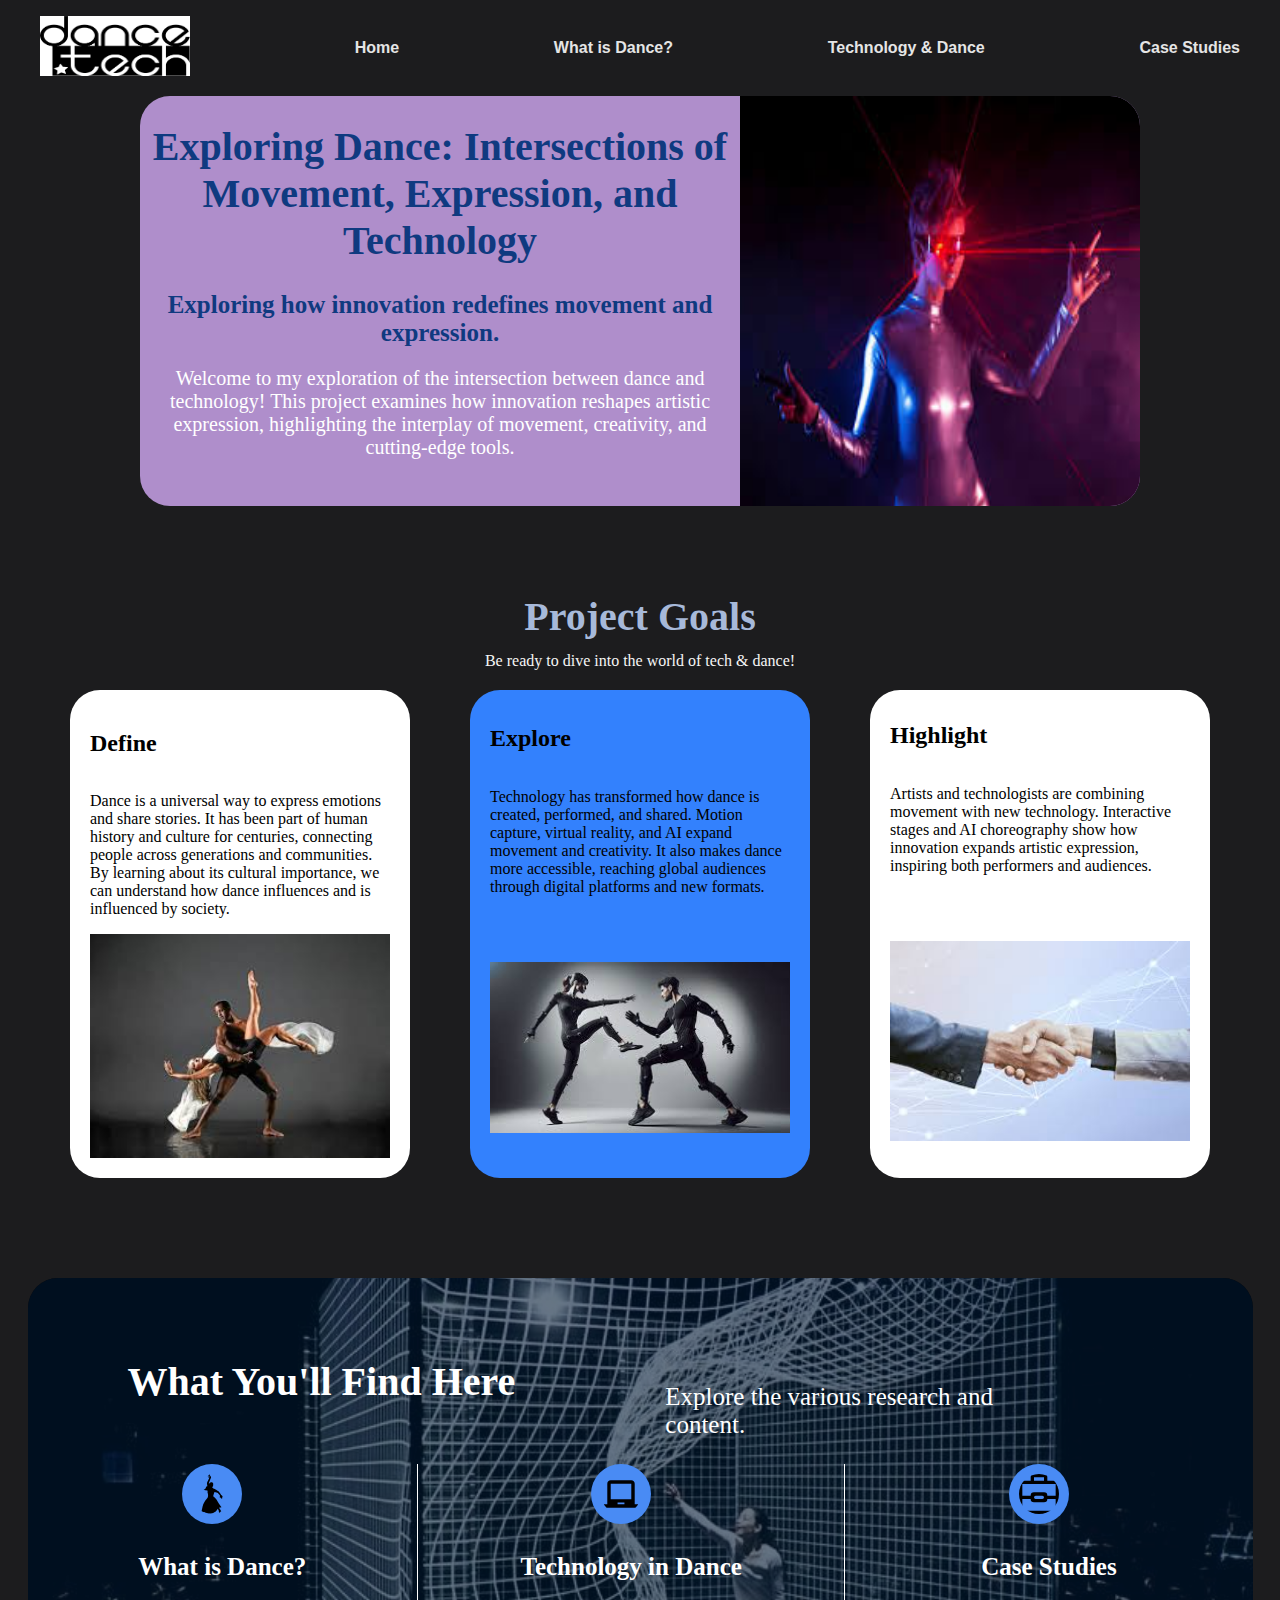
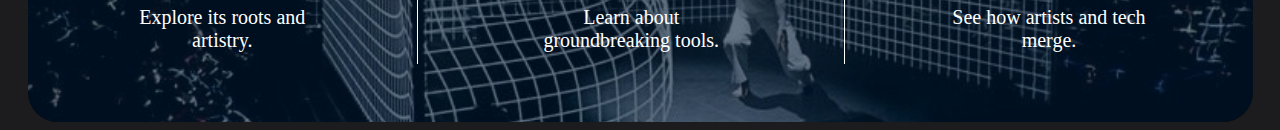
<file: index.html>
<!DOCTYPE html>
<html>
<head>
    <meta charset="UTF-8">
    <meta name="viewport" content="width=device-width, initial-scale=1.0">
    <link rel="stylesheet" href="style.css">

    <script src="scripts.js"></script>

    <title>Exploring Dance: Intersections of Movement, Expression, and Technology</title>
</head>
<body>
    <div class="navbar-container">
        <nav>
            <ul class="menu">
                <div class="logo">
                    <li><a><img src="./images/logo.png" alt="Website logo" width="150px" height="60px"></a>
                    </li>
                </div>
                <li class="hideOnMobile"><a href="./index.html">Home</a></li>
                <li class="hideOnMobile"><a href="./dance.html">What is Dance?</a></li>
                <li class="hideOnMobile"><a href="./tech-dance.html">Technology & Dance</a></li>
                <li class="hideOnMobile"><a href="./case-studies.html">Case Studies</a></li>

                <!-- Added the hamburger icon and the X icon buit have these as dispaly:none -->
                <div class="sideIcon">
                    <li onclick=showSidebar()><a href="#"></a><svg xmlns="http://www.w3.org/2000/svg" height="30px"
                            viewBox="0 -960 960 960" width="30px" fill="#5f6368">
                            <path d="M120-240v-80h720v80H120Zm0-200v-80h720v80H120Zm0-200v-80h720v80H120Z" />
                        </svg></li>
                </div>
                <div class="hideIcon">
                    <li onclick=hideSidebar()><a href="#"></a><svg xmlns="http://www.w3.org/2000/svg" height="30px"
                            viewBox="0 -960 960 960" width="30px" fill="#5f6368">
                            <path
                                d="m336-280 144-144 144 144 56-56-144-144 144-144-56-56-144 144-144-144-56 56 144 144-144 144 56 56ZM200-120q-33 0-56.5-23.5T120-200v-560q0-33 23.5-56.5T200-840h560q33 0 56.5 23.5T840-760v560q0 33-23.5 56.5T760-120H200Zm0-80h560v-560H200v560Zm0-560v560-560Z" />
                        </svg></li>
                </div>
            </ul>

            <!-- this is the sidebar for the hamburger icon -->
            <ul class="sidebar">
                <!-- Added hideOnBigScreen class to be able to hide it all when screen is larger -->
                <li class="hideOnBigScreen"><a href="./index.html">Home</a></li>
                <li class="hideOnBigScreen"><a href="./dance.html">What is Dance?</a></li>
                <li class="hideOnBigScreen"><a href="./tech-dance.html">Technology & Dance</a></li>
                <li class="hideOnBigScreen"><a href="./case-studies.html">Case Studies</a></li>
            </ul>
        </nav>
    </div>

    <div class="welcome-container">
        <div class="heading">
            <div class="main-title">
                <h1>Exploring Dance: Intersections of Movement, Expression, and Technology</h1>
            </div>
            <div class="sub-title">
                <h2>Exploring how innovation redefines movement and expression.</h2>
            </div>
            <div class="welcome-desc">
                <p>Welcome to my exploration of the intersection between dance and 
                    technology! This project examines how innovation reshapes artistic 
                    expression, highlighting the interplay of movement, creativity, and
                    cutting-edge tools.</p>
            </div>
        </div>
        <div class="image">
            <div class="desc-img">
                <img src="./images/tech-intro.jpg" alt="Picture of a person with tech gear">
            </div>
        </div>
    </div>

    <div class="project-goals-container">
        <div class="title">
            <h1>Project Goals</h1>
        </div>
        <div class="desc">
            <p>Be ready to dive into the world of tech & dance!</p>
        </div>
    </div>

    <div class="goals-container">
        <div class="define">
            <h2>Define</h2>
            <p>Dance is a universal way to express emotions and share 
                stories. It has been part of human history and culture 
                for centuries, connecting people across generations 
                and communities. By learning about its cultural 
                importance, we can understand how dance influences 
                and is influenced by society.</p>
            <img src="./images/define.jpg" alt="define dance image">
        </div>

        <div class="explore">
            <h2>Explore</h2>
            <p>Technology has transformed how dance is created, performed, 
                and shared. Motion capture, virtual reality, and AI expand 
                movement and creativity. It also makes dance more accessible,
                reaching global audiences through digital platforms and new formats.</p>
            <img src="./images/motioncapture.jpg" alt="motion capture image">
        </div>

        <div class="highlight">
            <h2>Highlight</h2>
            <p>Artists and technologists are combining movement with new technology.
                Interactive stages and AI choreography show how innovation expands 
                artistic expression, inspiring both performers and audiences.</p>
            <img src="./images/collaborations.jpg" alt="collaboration image">
        </div>
    </div>

    <div class="content-container">
        <div class="content">
            <p class="heading">What You'll Find Here</p>
            <p class="writing">Explore the various research and content.
            </p>
        </div>
        <div class="categories">
            <div class="dance-container">
                <div class="dance-pic">
                    <img src="./svg/dance.svg" alt="dance pic">
                </div>
                <div class="dance-title">
                    <p>What is Dance?</p>
                </div>
                <div class="dance-p">
                    <p>Explore its roots and artistry.</p>
                </div>
            </div>

            <div class="vl"></div>

            <div class="tech-container">
                <div class="tech-pic">
                    <img src="./svg/tech.svg" alt="tech pic">
                </div>
                <div class="tech-title">
                    <p>Technology in Dance</p>
                </div>
                <div class="tech-p">
                    <p>Learn about groundbreaking tools.</p>
                </div>
            </div>

            <div class="vl"></div>

            <div class="case-container">
                <div class="case-pic">
                    <img src="./svg/case.svg" alt="case pic">
                </div>
                <div class="case-title">
                    <p>Case Studies</p>
                </div>
                <div class="case-p">
                    <p>See how artists and tech merge.</p>
                </div>
            </div>


        </div>
    </div>
</body>
</html>
</file>
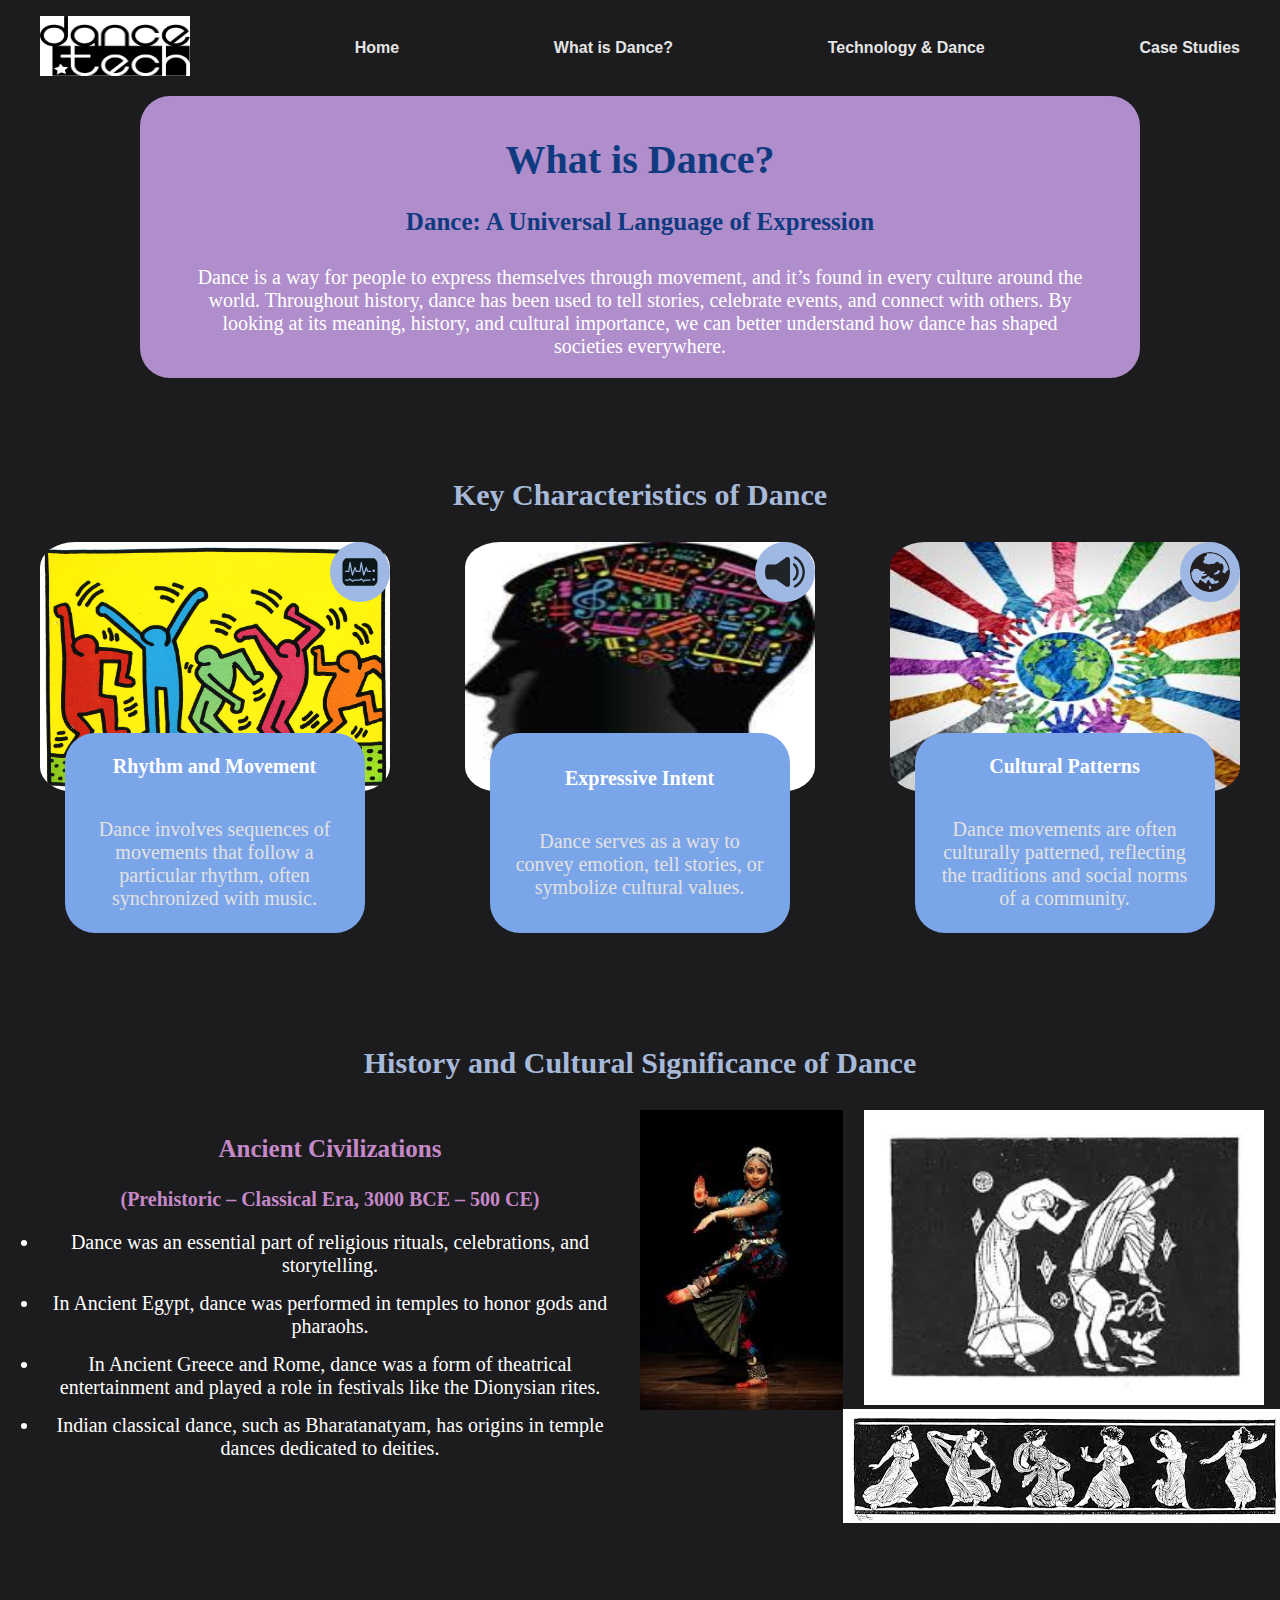
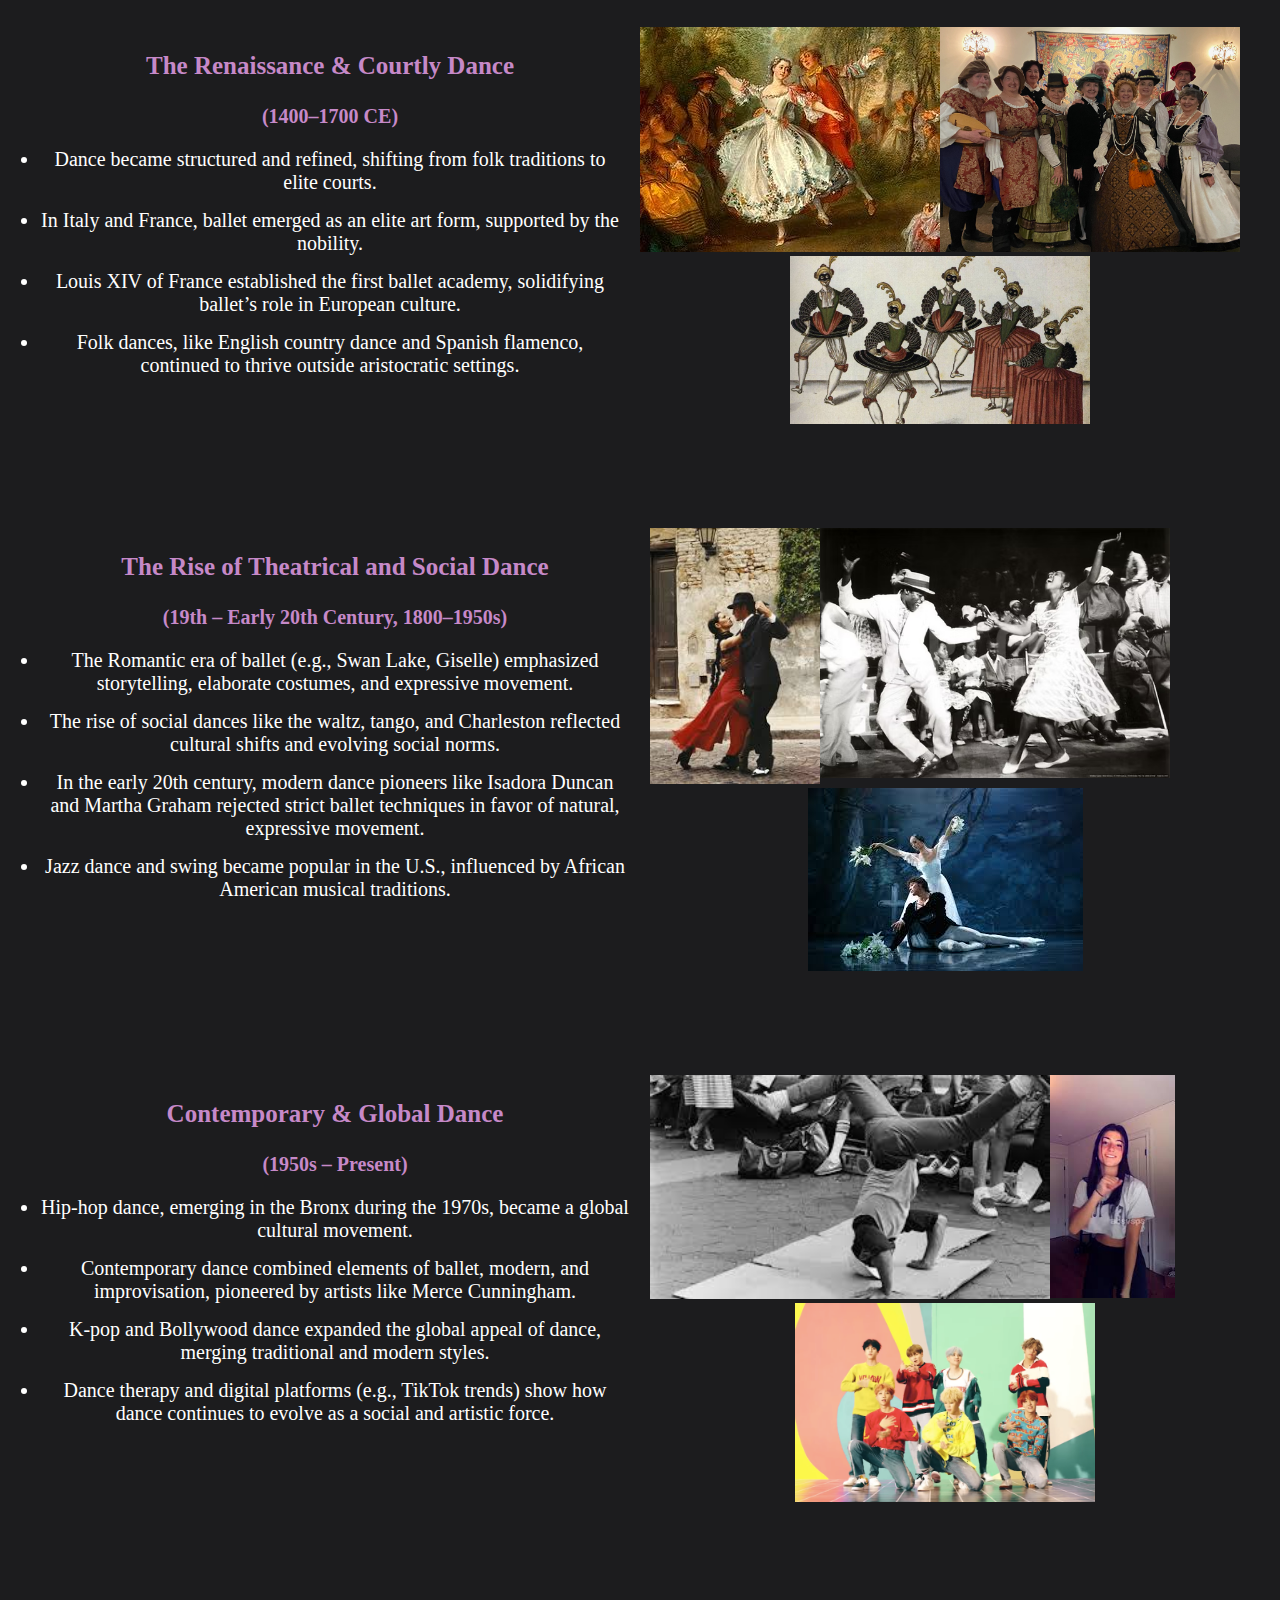
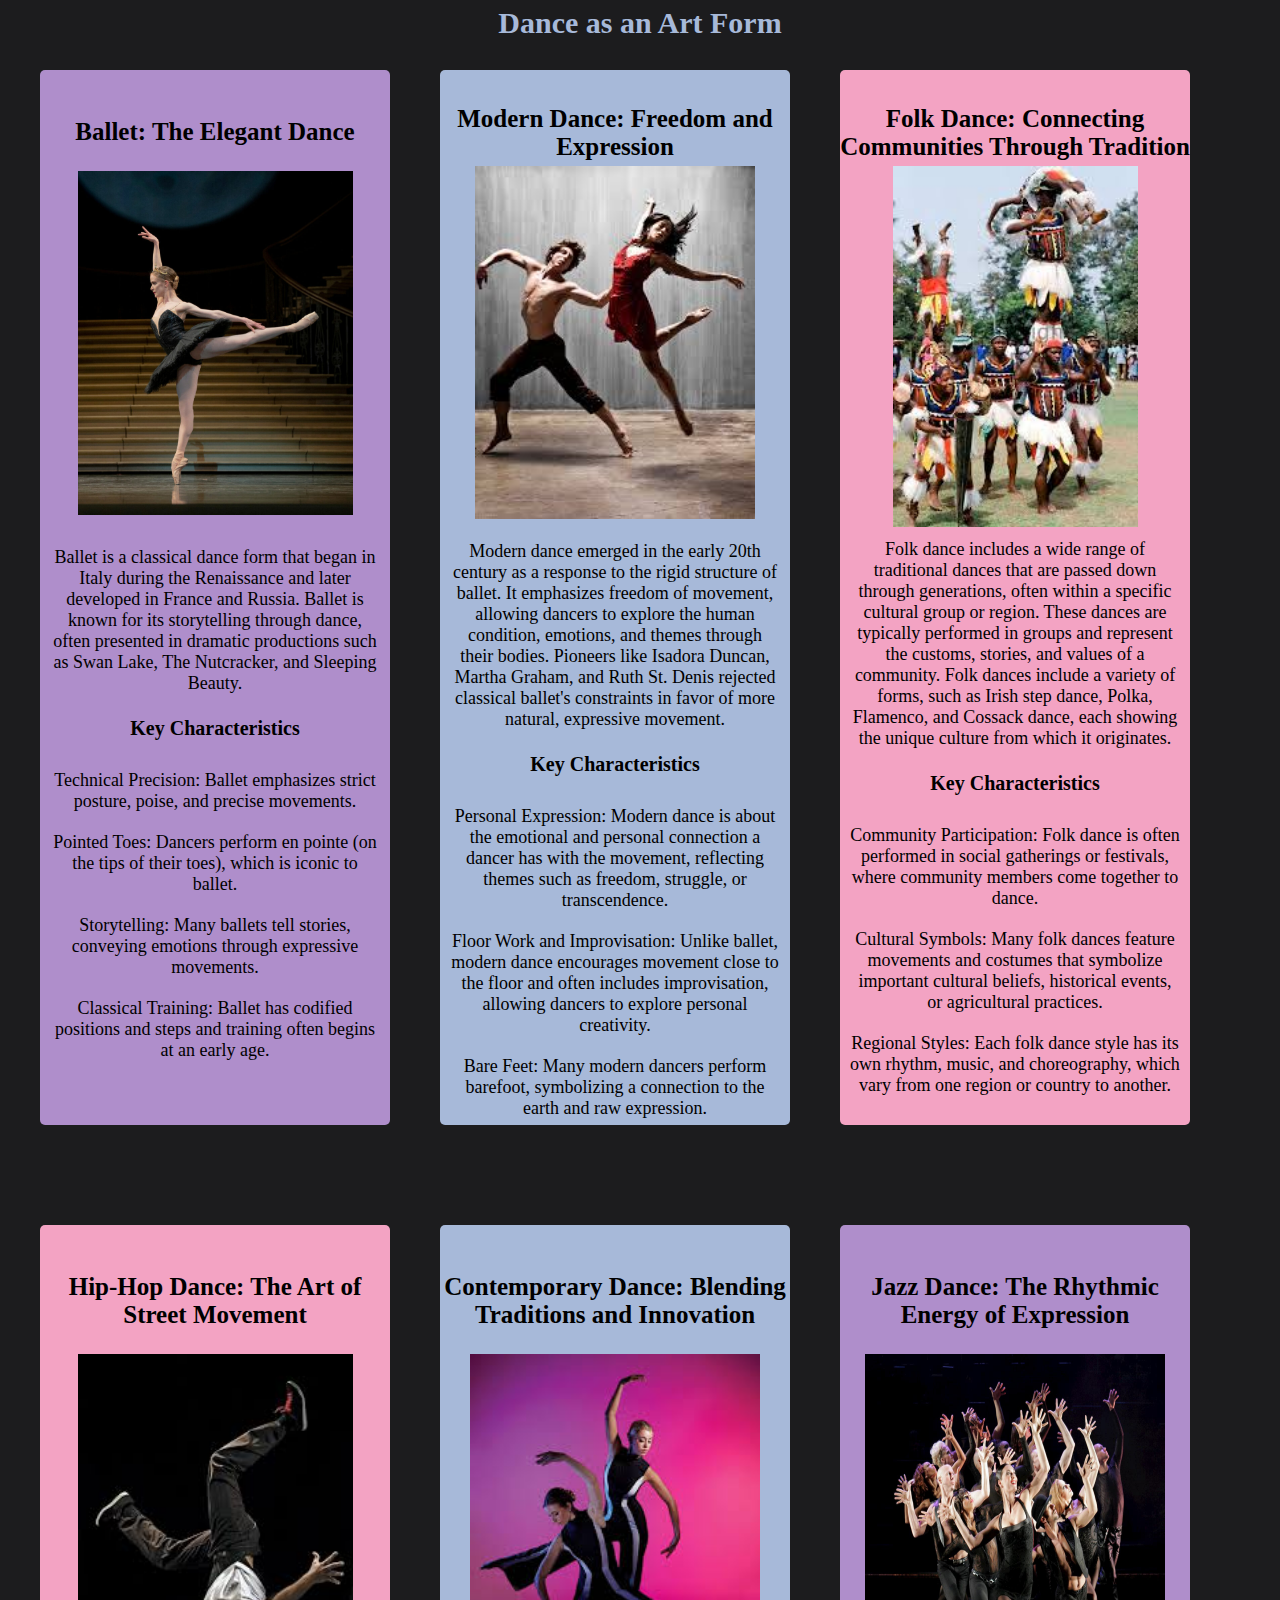
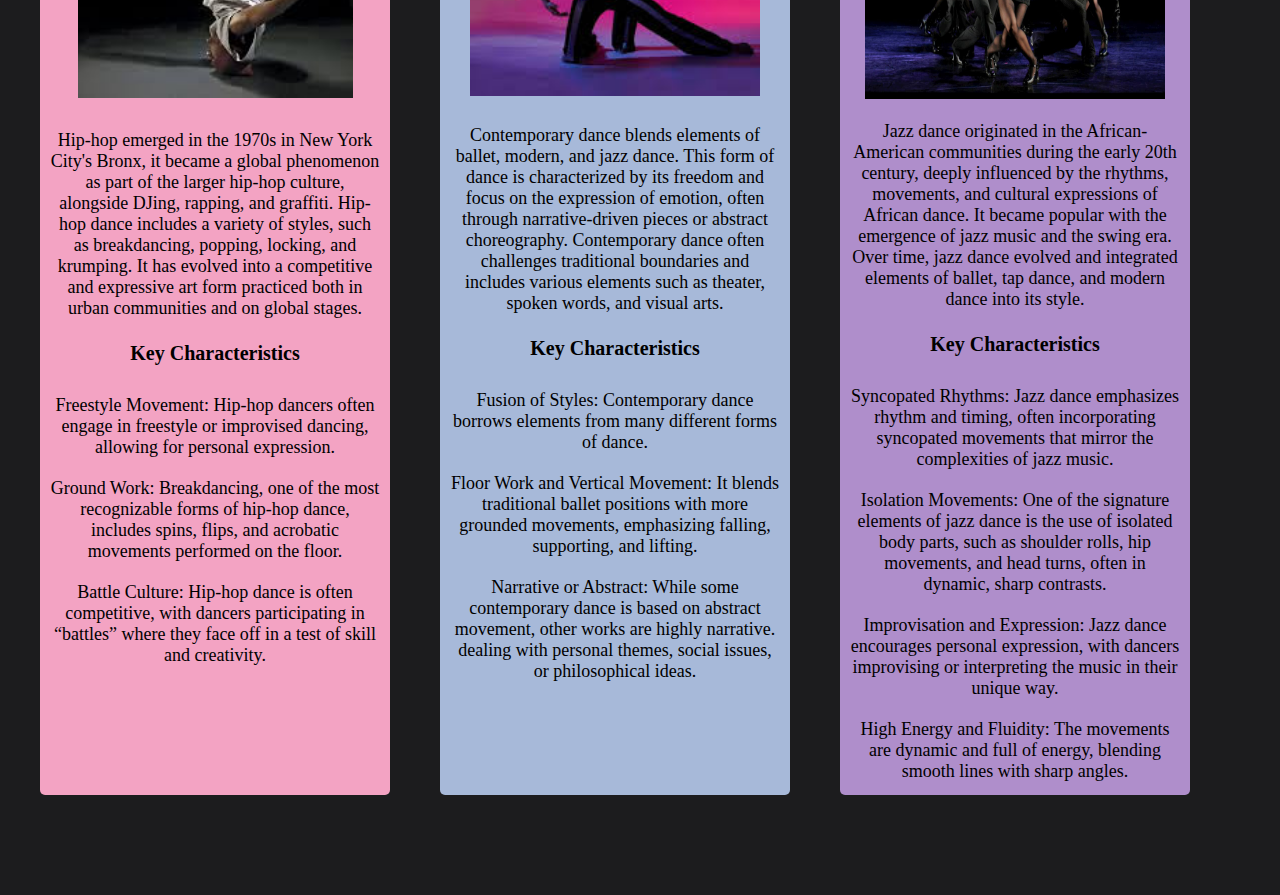
<file: dance.html>
<!DOCTYPE html>
<html lang="en">
<head>
    <meta charset="UTF-8">
    <meta name="viewport" content="width=device-width, initial-scale=1.0">
    <link rel="stylesheet" href="dance.css">

    <script src="scripts.js"></script>

    <title>What is Dance?</title>
</head>
<body>
    <div class="navbar-container">
        <nav>
            <ul class="menu">
                <div class="logo">
                    <li><a><img src="./images/logo.png" alt="Website logo" width="150px" height="60px"></a>
                    </li>
                </div>
                <li class="hideOnMobile"><a href="./index.html">Home</a></li>
                <li class="hideOnMobile"><a href="./dance.html">What is Dance?</a></li>
                <li class="hideOnMobile"><a href="./tech-dance.html">Technology & Dance</a></li>
                <li class="hideOnMobile"><a href="./case-studies.html">Case Studies</a></li>

                <!-- Added the hamburger icon and the X icon buit have these as dispaly:none -->
                <div class="sideIcon">
                    <li onclick=showSidebar()><a href="#"></a><svg xmlns="http://www.w3.org/2000/svg" height="30px"
                            viewBox="0 -960 960 960" width="30px" fill="#5f6368">
                            <path d="M120-240v-80h720v80H120Zm0-200v-80h720v80H120Zm0-200v-80h720v80H120Z" />
                        </svg></li>
                </div>
                <div class="hideIcon">
                    <li onclick=hideSidebar()><a href="#"></a><svg xmlns="http://www.w3.org/2000/svg" height="30px"
                            viewBox="0 -960 960 960" width="30px" fill="#5f6368">
                            <path
                                d="m336-280 144-144 144 144 56-56-144-144 144-144-56-56-144 144-144-144-56 56 144 144-144 144 56 56ZM200-120q-33 0-56.5-23.5T120-200v-560q0-33 23.5-56.5T200-840h560q33 0 56.5 23.5T840-760v560q0 33-23.5 56.5T760-120H200Zm0-80h560v-560H200v560Zm0-560v560-560Z" />
                        </svg></li>
                </div>
            </ul>

            <!-- this is the sidebar for the hamburger icon -->
            <ul class="sidebar">
                <!-- Added hideOnBigScreen class to be able to hide it all when screen is larger -->
                <li class="hideOnBigScreen"><a href="./index.html">Home</a></li>
                <li class="hideOnBigScreen"><a href="./dance.html">What is Dance?</a></li>
                <li class="hideOnBigScreen"><a href="./tech-dance.html">Technology & Dance</a></li>
                <li class="hideOnBigScreen"><a href="./case-studies.html">Case Studies</a></li>
            </ul>
        </nav>
    </div>

    <div class="dance-intro">
        <div class="heading">
            <div class="title">
                <p>What is Dance?</p>
            </div>

            <div class="sub-heading">
                <p>Dance: A Universal Language of Expression</p>
            </div>
            
            <div class="dance-desc">
                <p>Dance is a way for people to express themselves 
                    through movement, and it’s found in every culture 
                    around the world. Throughout history, dance has been 
                    used to tell stories, celebrate events, and connect 
                    with others. By looking at its meaning, history, and
                     cultural importance, we can better understand how 
                     dance has shaped societies everywhere.</p>
            </div>
        </div>
    </div>

    <div class="characteristics-container">
        <div class="character-intro">
            <p>Key Characteristics of Dance</p>
        </div>

        <div class="character-row">
            <div class="rhythm ">
                <div class="rhythm-pic">
                    <img src="./images/rhythm.png">
                </div>
                <div class="rhythm-logo">
                    <svg version="1.1" id="Uploaded to svgrepo.com" xmlns="http://www.w3.org/2000/svg" xmlns:xlink="http://www.w3.org/1999/xlink" viewBox="0 0 32 32" xml:space="preserve" fill="#000000"><g id="SVGRepo_bgCarrier" stroke-width="0"></g><g id="SVGRepo_tracerCarrier" stroke-linecap="round" stroke-linejoin="round"></g><g id="SVGRepo_iconCarrier"> <style type="text/css"> .stone_een{fill:#0B1719;} </style> <path class="stone_een" d="M27,5H5C3.343,5,2,6.343,2,8v16c0,1.657,1.343,3,3,3h22c1.657,0,3-1.343,3-3V8C30,6.343,28.657,5,27,5z M24,23h-3.793l-0.854,0.854C19.256,23.951,19.128,24,19,24s-0.256-0.049-0.354-0.146L17,22.207l-0.646,0.646 C16.26,22.947,16.133,23,16,23h-4.793l-0.854,0.854c-0.195,0.195-0.512,0.195-0.707,0L8,22.207l-0.646,0.646 C7.26,22.947,7.133,23,7,23H4.5C4.224,23,4,22.776,4,22.5S4.224,22,4.5,22h2.293l0.854-0.854c0.195-0.195,0.512-0.195,0.707,0 L10,22.793l0.646-0.646C10.74,22.053,10.867,22,11,22h4.793l0.854-0.854c0.195-0.195,0.512-0.195,0.707,0L19,22.793l0.646-0.646 C19.74,22.053,19.867,22,20,22h4c0.276,0,0.5,0.224,0.5,0.5S24.276,23,24,23z M24.5,16H22c-0.215,0-0.406-0.138-0.475-0.342 L21,14.081l-1.525,4.577C19.406,18.863,19.214,19,19,19c-0.01,0-0.021,0-0.031-0.001c-0.227-0.014-0.415-0.179-0.459-0.401 l-1.428-7.138l-0.587,4.11C16.46,15.817,16.249,16,16,16h-3c-0.215,0-0.406-0.138-0.475-0.342L12,14.081l-1.525,4.577 c-0.071,0.214-0.259,0.354-0.506,0.341c-0.227-0.014-0.415-0.179-0.459-0.401L8.082,11.46l-0.587,4.11C7.46,15.817,7.249,16,7,16 H4.5C4.224,16,4,15.776,4,15.5S4.224,15,4.5,15h2.066l0.938-6.571C7.539,8.188,7.742,8.007,7.986,8 C8.234,7.994,8.442,8.163,8.49,8.402l1.631,8.154l1.404-4.214c0.137-0.408,0.812-0.408,0.949,0L13.36,15h2.206l0.938-6.571 C16.539,8.188,16.742,8.007,16.986,8c0.258-0.006,0.456,0.163,0.504,0.402l1.631,8.154l1.404-4.214c0.137-0.408,0.812-0.408,0.949,0 L22.36,15h2.14c0.276,0,0.5,0.224,0.5,0.5S24.776,16,24.5,16z M27,23c-0.552,0-1-0.448-1-1c0-0.552,0.448-1,1-1s1,0.448,1,1 C28,22.552,27.552,23,27,23z M27,16c-0.552,0-1-0.448-1-1c0-0.552,0.448-1,1-1s1,0.448,1,1C28,15.552,27.552,16,27,16z"></path> </g></svg>
                </div>
                <div class="rhythm-content">
                    <div class="rythm-heading">
                        <p>Rhythm and Movement</p>
                    </div>
                    <div class="rhythm-writing">
                        <p>Dance involves sequences of movements that 
                            follow a particular rhythm, often synchronized 
                            with music.</p>
                    </div>
                </div>
            </div>

            <div class="intent">
                <div class="intent-pic">
                    <img src="./images/intent.jpg">
                </div>
                <div class="intent-logo">
                    <svg viewBox="0 0 32 32" xmlns="http://www.w3.org/2000/svg" fill="#000000"><g id="SVGRepo_bgCarrier" stroke-width="0"></g><g id="SVGRepo_tracerCarrier" stroke-linecap="round" stroke-linejoin="round"></g><g id="SVGRepo_iconCarrier"> <g fill="none" fill-rule="evenodd"> <path d="m0 0h32v32h-32z"></path> <path d="m24.5017258 3.59832657c4.5723093 2.4016738 7.4982742 7.14261893 7.4982742 12.40167343 0 5.2644771-2.9320223 10.0095121-7.5116973 12.4087148-.489217.2562913-1.0935708.0674677-1.3498621-.4217493-.2562912-.4892169-.0674676-1.0935707.4217493-1.349862 3.9269919-2.0572748 6.4398101-6.1238911 6.4398101-10.6371035 0-4.5085687-2.5076208-8.57167026-6.4283097-10.63107074-.4889385-.25682221-.6771058-.86138067-.4202836-1.35031911.2568222-.48893843.8613807-.6771058 1.3503191-.42028358zm-4.8849106 1.1546799c.2490268.3420102.3831848.75417963.3831848 1.17724615v20.14360518c0 1.1045695-.8954305 2-2 2-.4224882 0-.8341246-.1337919-1.1758776-.3821892l-7.30495508-5.3094794c-.34175302-.2483972-.7533894-.3821892-1.17587763-.3821892h-5.34328969c-1.65685425 0-3-1.3431458-3-3v-6c0-1.6568542 1.34314575-3 3-3h5.3619145c.42306653 0 .83523595-.13415805 1.17724616-.38318477l7.28359314-5.30337784c.8929424-.65017509 2.1438863-.45337331 2.7940614.43956908zm4.3597753 4.51780927c1.9091867 1.69675786 3.0234095 4.12417636 3.0234095 6.72918426 0 2.6367351-1.1416674 5.090778-3.0912778 6.7888969-.4164603.3627386-1.0481258.3191886-1.4108644-.0972716-.3627386-.4164603-.3191886-1.0481258.0972716-1.4108644 1.5180176-1.3221997 2.4048706-3.2285126 2.4048706-5.2807609 0-2.027591-.865495-3.9131371-2.3520073-5.2342502-.4128146-.3668821-.4500502-.99895128-.0831681-1.41176593.3668822-.41281464.9989513-.45005028 1.4117659-.08316813z" fill="#202327"></path> </g> </g></svg>                </div>
                <div class="intent-content">
                    <div class="intent-heading">
                        <p>Expressive Intent</p>
                    </div>
                    <div class="intent-writing">
                        <p>Dance serves as a way to convey emotion, 
                            tell stories, or symbolize cultural values.</p>
                    </div>
                </div>
            </div>

            <div class="patterns">
                <div class="patterns-pic">
                    <img src="./images/patterns.jpg">
                </div>
                <div class="patterns-logo">
                    <svg version="1.0" id="Layer_1" xmlns="http://www.w3.org/2000/svg" xmlns:xlink="http://www.w3.org/1999/xlink" viewBox="0 0 64 64" enable-background="new 0 0 64 64" xml:space="preserve" fill="#000000"><g id="SVGRepo_bgCarrier" stroke-width="0"></g><g id="SVGRepo_tracerCarrier" stroke-linecap="round" stroke-linejoin="round"></g><g id="SVGRepo_iconCarrier"> <path fill="#231F20" d="M32,0C15.776,0,2.381,12.077,0.292,27.729c-0.002,0.016-0.004,0.031-0.006,0.047 c-0.056,0.421-0.106,0.843-0.146,1.269c-0.019,0.197-0.029,0.396-0.045,0.594c-0.021,0.28-0.044,0.56-0.058,0.842 C0.014,30.983,0,31.49,0,32c0,17.673,14.327,32,32,32s32-14.327,32-32S49.673,0,32,0z M33.362,58.502 c-0.72,0.787-1.901,1.414-2.675,0.67c-0.653-0.644-0.099-1.44,0-2.353c0.125-1.065-0.362-2.345,0.666-2.676 c0.837-0.259,1.468,0.322,2.009,1.012C34.187,56.175,34.239,57.526,33.362,58.502z M43.446,49.87 c-1.18,0.608-2.006,0.494-3.323,0.673c-2.454,0.309-4.394,1.52-6.333,0c-0.867-0.695-0.978-1.451-1.65-2.341 c-1.084-1.364-1.355-3.879-3.01-3.322c-1.058,0.356-1.026,1.415-1.654,2.335c-0.81,1.156-0.607,2.793-2.005,2.993 c-0.974,0.138-1.499-0.458-2.321-1c-0.922-0.614-1.104-1.348-2.002-1.993c-0.934-0.689-1.69-0.693-2.654-1.334 c-0.694-0.463-0.842-1.304-1.673-1.334c-0.751-0.022-1.289,0.346-1.664,0.996c-0.701,1.214-0.942,4.793-2.988,4.665 c-1.516-0.103-4.758-3.509-5.994-4.327c-0.405-0.273-0.78-0.551-1.158-0.763c-1.829-3.756-2.891-7.952-2.997-12.385 c0.614-0.515,1.239-0.769,1.819-1.493c0.927-1.13,0.481-2.507,1.673-3.335c0.886-0.604,1.602-0.507,2.669-0.658 c1.529-0.222,2.491-0.422,3.988,0c1.459,0.409,2.016,1.246,3.326,1.992c1.415,0.81,2.052,1.766,3.66,2.001 c1.166,0.165,1.966-0.901,2.988-0.337c0.824,0.458,1.406,1.066,1.341,2.001c-0.1,1.218-2.522,0.444-2.659,1.662 c-0.183,1.558,2.512-0.194,3.992,0.33c0.974,0.355,2.241,0.294,2.325,1.334c0.081,1.156-1.608,0.837-2.657,1.335 c-1.162,0.541-1.771,0.996-3.004,1.329c-1.125,0.298-2.312-0.628-2.987,0.329c-0.53,0.742-0.343,1.489,0,2.335 c0.787,1.931,3.349,1.352,5.322,0.657c1.383-0.488,1.641-1.726,2.997-2.329c1.438-0.641,2.554-1.335,3.981-0.663 c1.178,0.556,0.849,2.05,2.006,2.663c1.253,0.668,2.432-0.729,3.663,0c0.957,0.569,0.887,1.521,1.655,2.327 c0.894,0.942,1.41,1.702,2.668,2c1.286,0.299,2.072-1.071,3.327-0.671c0.965,0.315,1.755,0.68,1.987,1.672 C46.465,48.634,44.744,49.198,43.446,49.87z M45.839,33.841c-1.154,1.16-2.156,1.539-3.771,1.893c-1.433,0.315-3.443,1.438-3.772,0 c-0.251-1.148,1.029-1.558,1.893-2.359c0.959-0.895,1.854-0.983,2.826-1.892c0.87-0.802,0.756-2.031,1.893-2.359 c1.109-0.32,2.182-0.019,2.825,0.947C48.652,31.438,47.006,32.681,45.839,33.841z M59.989,29.319 c-0.492,0.508-0.462,1.044-0.965,1.542c-0.557,0.539-1.331,0.307-1.738,0.968c-0.358,0.577-0.13,1.057-0.194,1.735 c-0.041,0.387-1.924,1.256-2.313,0.385c-0.214-0.481,0.281-0.907,0-1.353c-0.263-0.401-0.555-0.195-0.899,0.181 c-0.359,0.388-0.772,0.958-1.221,1.172c-0.589,0.273-0.196-2.25-0.395-3.088c-0.146-0.663,0.01-1.08,0.198-1.736 c0.25-0.91,0.938-1.206,1.155-2.125c0.194-0.806,0.033-1.295,0-2.123c-0.039-0.906-0.015-1.427-0.188-2.314 c-0.192-0.937-0.252-1.525-0.771-2.316c-0.418-0.624-0.694-1.001-1.354-1.352c-0.16-0.088-0.31-0.146-0.452-0.191 c-0.34-0.113-0.659-0.128-1.098-0.193c-0.888-0.132-1.522,0.432-2.314,0c-0.462-0.255-0.606-0.575-0.96-0.967 c-0.404-0.434-0.511-0.789-0.967-1.158c-0.341-0.276-0.552-0.437-0.965-0.581c-0.79-0.263-1.342-0.082-2.126,0.196 c-0.77,0.268-1.058,0.707-1.739,1.155c-0.522,0.303-0.893,0.371-1.348,0.774c-0.276,0.242-1.59,1.177-2.127,1.155 c-0.544-0.021-0.851-0.343-1.338-0.382c-0.065-0.008-0.13-0.008-0.204,0c0,0,0,0-0.005,0c-0.473,0.036-0.696,0.269-1.146,0.382 c-1.107,0.276-1.812-0.115-2.905,0.197c-0.712,0.2-0.993,0.766-1.73,0.771c-0.841,0.005-1.125-0.743-1.932-0.968 c-0.442-0.118-0.702-0.129-1.157-0.19c-0.749-0.108-1.178-0.119-1.926-0.191H24.86c-0.016,0.006-0.591,0.058-0.688,0 c-0.422-0.286-0.722-0.521-1.244-0.773c-0.575-0.283-0.919-0.428-1.547-0.584l0.026-0.381c0,0,0-0.847-0.121-1.207 c-0.115-0.361-0.24-0.361,0-1.086c0.248-0.722,0.679-1.182,0.679-1.182c0.297-0.228,0.516-0.305,0.769-0.58 c0.51-0.539,0.717-0.998,0.774-1.739c0.067-0.972-1.205-1.367-0.97-2.316c0.209-0.826,0.904-0.98,1.547-1.543 c0.779-0.67,1.468-0.758,2.12-1.542c0.501-0.593,0.911-0.965,0.97-1.738c0.053-0.657-0.23-1.068-0.57-1.538 C28.356,2.175,30.157,2,32,2c14.919,0,27.29,10.893,29.605,25.158c-0.203,0.352-0.001,0.796-0.27,1.193 C60.979,28.894,60.436,28.85,59.989,29.319z"></path> </g></svg>                </div>
                <div class="patterns-content">
                    <div class="patterns-heading">
                        <p>Cultural Patterns</p>
                    </div>
                    <div class="patterns-writing">
                        <p>Dance movements are often culturally patterned, 
                            reflecting the traditions and social norms of a 
                            community.</p>
                    </div>
                </div>
            </div>
        </div>
    </div>

    <div class="history-container">
        <div class="history-title">
            <p>History and Cultural Significance of Dance</p>
        </div>

        <div class="history-content">
            <div class="ancient-container">
                <div class="ancient-title">
                    <p>Ancient Civilizations</p>
                </div>
                <div class="ancient-sub">
                    <p>(Prehistoric – Classical Era, 3000 BCE – 500 CE)</p>
                </div>

                <div class="ancient-content">
                    <ul>
                        <li>Dance was an essential part of religious rituals, celebrations, and storytelling.</li>
                        <li>In Ancient Egypt, dance was performed in temples to honor gods and pharaohs.</li>
                        <li>In Ancient Greece and Rome, dance was a form of theatrical entertainment and played a role in festivals like the Dionysian rites.</li>
                        <li>Indian classical dance, such as Bharatanatyam, has origins in temple dances dedicated to deities.</li>
                    </ul> 
                </div>
            </div>

            <div class="ancient-images">
                <div class="two-images">
                    <div class="ancient-img-1">
                        <img src="./images/Bharatanatyam.jpg" alt="Bharatanatyam">
                    </div>

                    <div class="img-columns">
                        <div class="ancient-img-2">
                            <img src="./images/prehistoric-duo.jpg" alt="Pre-historic Duo">
                        </div>

                        <div class="ancient-img-3">
                            <img src="./images/prehistoric-dance.jpg" alt="Pre-Hisotric Dance">
                        </div>
                    </div>
                </div>
            </div>

        </div>

        <div class="history-2">
            <div class="renaissance-container">
                <div class="renaissance-title">
                    <p>The Renaissance & Courtly Dance</p>
                </div>
                <div class="renaissance-sub">
                    <p>(1400–1700 CE)</p>
                </div>
    
                <div class="renaissance-content">
                    <ul>
                        <li>Dance became structured and refined, shifting from folk traditions to elite courts.</li>
                        <li>In Italy and France, ballet emerged as an elite art form, supported by the nobility.</li>
                        <li>Louis XIV of France established the first ballet academy, solidifying ballet’s role in European culture.</li>
                        <li>Folk dances, like English country dance and Spanish flamenco, continued to thrive outside aristocratic settings.</li>
                    </ul> 
                </div>
            </div>

            <div class="renaissance-images">
                <div class="two-images">
                    <div class="renaissance-img-1">
                        <img src="./images/courtly-dance.jpeg" alt="Courtly Dance">
                    </div>
    
                    <div class="renaissance-img-2">
                        <img src="./images/dancing-court.jpg" alt="Dancing Court">
                    </div>
                </div>
    
                <div class="renaissance-img-3">
                    <img src="./images/french-ballet.jpg" alt="French Ballet">
                </div>
            </div>
        </div>

        <div class="history-3">
            <div class="theatrical-container">
                <div class="theatrical-title">
                    <p>The Rise of Theatrical and Social Dance</p>
                </div>
                <div class="theatrical-sub">
                    <p>(19th – Early 20th Century, 1800–1950s)</p>
                </div>
    
                <div class="theatrical-content">
                    <ul>
                        <li>The Romantic era of ballet (e.g., Swan Lake, Giselle) emphasized storytelling, elaborate costumes, and expressive movement.</li>
                        <li>The rise of social dances like the waltz, tango, and Charleston reflected cultural shifts and evolving social norms.</li>
                        <li>In the early 20th century, modern dance pioneers like Isadora Duncan and Martha Graham rejected strict ballet techniques in favor of natural, expressive movement.</li>
                        <li>Jazz dance and swing became popular in the U.S., influenced by African American musical traditions.</li>
                    </ul> 
                </div>
            </div>

            <div class="theatrical-images">
                <div class="two-images">
                    <div class="theatrical-img-1">
                        <img src="./images/tango.jpg" alt="Tango Dance">
                    </div>
    
                    <div class="theatrical-img-2">
                        <img src="./images/swing.avif" alt="Swing Dance">
                    </div>
                </div>
    
                <div class="theatrical-img-3">
                    <img src="./images/romantic-ballet.jpg" alt="Romantic Ballet">
                </div>
            </div>
        </div>

        <div class="history-4">
            <div class="global-container">
                <div class="global-title">
                    <p>Contemporary & Global Dance</p>
                </div>
                <div class="global-sub">
                    <p>(1950s – Present)</p>
                </div>
    
                <div class="global-content">
                    <ul>
                        <li>Hip-hop dance, emerging in the Bronx during the 1970s, became a global cultural movement.</li>
                        <li>Contemporary dance combined elements of ballet, modern, and improvisation, pioneered by artists like Merce Cunningham.</li>
                        <li>K-pop and Bollywood dance expanded the global appeal of dance, merging traditional and modern styles.</li>
                        <li>Dance therapy and digital platforms (e.g., TikTok trends) show how dance continues to evolve as a social and artistic force.</li>
                    </ul> 
                </div>
            </div>

            <div class="global-images">
                <div class="two-images">
                    <div class="global-img-1">
                        <img src="./images/hip-hop.jpg" alt="Hip Hop Dance">
                    </div>
    
                    <div class="global-img-2">
                        <img src="./images/renegade.jpg" alt="TikTok Trends">
                    </div>
                </div>
    
                <div class="global-img-3">
                    <img src="./images/kpop.png" alt="Kpop">
                </div>
            </div>
        </div>
    </div>

    <div class="art-form-container">
        <div class="art-form-content">
            <p>Dance as an Art Form</p>
        </div>

        <div class="first-row">
            <div class="ballet">
                <div class="ballet-title">
                    <p>Ballet: The Elegant Dance</p>
                </div>
                <div class="ballet-pic">
                    <img src="./images/ballet.jpg" alt="Ballet Pic">
                </div>

                <div class="ballet-desc">
                    <p>Ballet is a classical dance form that began in Italy during the Renaissance and later developed in France and Russia. Ballet is known for its storytelling through dance, often presented in dramatic productions such as Swan Lake, The Nutcracker, and Sleeping Beauty.</p>
                </div>

                <div class="ballet-character">
                    <p>Key Characteristics</p>
                    <ul>
                        <li>Technical Precision: Ballet emphasizes strict posture, poise, and precise movements.</li>
                        <li>Pointed Toes: Dancers perform en pointe (on the tips of their toes), which is iconic to ballet.</li>
                        <li>Storytelling: Many ballets tell stories, conveying emotions through expressive movements.</li>
                        <li>Classical Training: Ballet has codified positions and steps and training often begins at an early age.</li>
                    </ul>
                </div>
            </div>

            <div class="modern">
                <div class="modern-title">
                    <p>Modern Dance: Freedom and Expression</p>
                </div>
                <div class="modern-pic">
                    <img src="./images/modern.jpg" alt="Modern Pic">
                </div>

                <div class="modern-desc">
                    <p>Modern dance emerged in the early 20th century as a response to the rigid structure of ballet. It emphasizes freedom of movement, allowing dancers to explore the human condition, emotions, and themes through their bodies. Pioneers like Isadora Duncan, Martha Graham, and Ruth St. Denis rejected classical ballet's constraints in favor of more natural, expressive movement.</p>
                </div>

                <div class="modern-character">
                    <p>Key Characteristics</p>
                    <ul>
                        <li>Personal Expression: Modern dance is about the emotional and personal connection a dancer has with the movement, reflecting themes such as freedom, struggle, or transcendence.</li>
                        <li>Floor Work and Improvisation: Unlike ballet, modern dance encourages movement close to the floor and often includes improvisation, allowing dancers to explore personal creativity.</li>
                        <li>Bare Feet: Many modern dancers perform barefoot, symbolizing a connection to the earth and raw expression.</li>
                    </ul>
                </div>
            </div>

            <div class="folk">
                <div class="folk-title">
                    <p>Folk Dance: Connecting Communities Through Tradition</p>
                </div>
                <div class="folk-pic">
                    <img src="./images/folk.jpg" alt="Folk Pic">
                </div>

                <div class="folk-desc">
                    <p>Folk dance includes a wide range of traditional dances that are passed down through generations, often within a specific cultural group or region. These dances are typically performed in groups and represent the customs, stories, and values of a community. Folk dances include a variety of forms, such as Irish step dance, Polka, Flamenco, and Cossack dance, each showing the unique culture from which it originates.</p>
                </div>

                <div class="folk-character">
                    <p>Key Characteristics</p>
                    <ul>
                        <li>Community Participation: Folk dance is often performed in social gatherings or festivals, where community members come together to dance.</li>
                        <li>Cultural Symbols: Many folk dances feature movements and costumes that symbolize important cultural beliefs, historical events, or agricultural practices.</li>
                        <li>Regional Styles: Each folk dance style has its own rhythm, music, and choreography, which vary from one region or country to another.</li>
                    </ul>
                </div>
            </div>
        </div>

        <div class="second-row">
            <div class="hip-hop">
                <div class="hip-hop-title">
                    <p>Hip-Hop Dance: The Art of Street Movement</p>
                </div>
                <div class="hip-hop-pic">
                    <img src="./images/hiphop.jpg" alt="Hip-Hop Pic">
                </div>

                <div class="hip-hop-desc">
                    <p>Hip-hop emerged in the 1970s in New York City's Bronx, it became a global phenomenon as part of the larger hip-hop culture, alongside DJing, rapping, and graffiti. Hip-hop dance includes a variety of styles, such as breakdancing, popping, locking, and krumping. It has evolved into a competitive and expressive art form practiced both in urban communities and on global stages.</p>
                </div>

                <div class="hip-hop-character">
                    <p>Key Characteristics</p>
                    <ul>
                        <li>Freestyle Movement: Hip-hop dancers often engage in freestyle or improvised dancing, allowing for personal expression.</li>
                        <li>Ground Work: Breakdancing, one of the most recognizable forms of hip-hop dance, includes spins, flips, and acrobatic movements performed on the floor.</li>
                        <li>Battle Culture: Hip-hop dance is often competitive, with dancers participating in “battles” where they face off in a test of skill and creativity.</li>
                    </ul>
                </div>
            </div>

            <div class="contem">
                <div class="contem-title">
                    <p>Contemporary Dance: Blending Traditions and Innovation</p>
                </div>
                <div class="contem-pic">
                    <img src="./images/contem.jpg" alt="Contemporary Pic">
                </div>

                <div class="contem-desc">
                    <p>Contemporary dance blends elements of ballet, modern, and jazz dance. This form of dance is characterized by its freedom and focus on the expression of emotion, often through narrative-driven pieces or abstract choreography. Contemporary dance often challenges traditional boundaries and includes various elements such as theater, spoken words, and visual arts.</p>
                </div>

                <div class="contem-character">
                    <p>Key Characteristics</p>
                    <ul>
                        <li>Fusion of Styles: Contemporary dance borrows elements from many different forms of dance.</li>
                        <li>Floor Work and Vertical Movement: It blends traditional ballet positions with more grounded movements, emphasizing falling, supporting, and lifting.</li>
                        <li>Narrative or Abstract: While some contemporary dance is based on abstract movement, other works are highly narrative. dealing with personal themes, social issues, or philosophical ideas.</li>
                    </ul>
                </div>
            </div>

            <div class="jazz">
                <div class="jazz-title">
                    <p>Jazz Dance: The Rhythmic Energy of Expression</p>
                </div>
                <div class="jazz-pic">
                    <img src="./images/jazz.jpg" alt="Jazz Pic">
                </div>

                <div class="jazz-desc">
                    <p>Jazz dance originated in the African-American communities during the early 20th century, deeply influenced by the rhythms, movements, and cultural expressions of African dance. It became popular with the emergence of jazz music and the swing era. Over time, jazz dance evolved and integrated elements of ballet, tap dance, and modern dance into its style.</p>
                </div>

                <div class="jazz-character">
                    <p>Key Characteristics</p>
                    <ul>
                        <li>Syncopated Rhythms: Jazz dance emphasizes rhythm and timing, often incorporating syncopated movements that mirror the complexities of jazz music.</li>
                        <li>Isolation Movements: One of the signature elements of jazz dance is the use of isolated body parts, such as shoulder rolls, hip movements, and head turns, often in dynamic, sharp contrasts.</li>
                        <li>Improvisation and Expression: Jazz dance encourages personal expression, with dancers improvising or interpreting the music in their unique way.</li>
                        <li>High Energy and Fluidity: The movements are dynamic and full of energy, blending smooth lines with sharp angles.</li>
                    </ul>
                </div>
            </div>
        </div>
    </div>
</body>
</html>
</file>
<file: style.css>
* {
    padding: 0;
    border: 0;
}

body {
    background-color: #1C1C1E;
}

.navbar-container {
    justify-content: center;
    align-items: center;
    width: 100%;
    max-width: 1200px;
    margin: auto;
    height: 40px;
    padding-bottom: 40px;
}

/*navigation css*/
.logo {
    padding-right: 10px;
}

nav {
    background-color: #1C1C1E;
}

nav ul {
    list-style: none;
    display: flex;
    justify-content: space-between;
    align-items: center;
    font-weight: bold;
    font-family:Arial, Helvetica, sans-serif;
}

nav a {
    text-decoration: none;
    color: #E5E5E5;
}

nav a:hover {
    color: #FF4081;
}

.sideIcon {
    display: none;
}

.hideIcon {
    display: none;
}


/* When the sidebar is active, hide hamburger and show the X icon */
.sidebar.active {
    display: block;
}

.hideIcon.active {
    display: block;
}

.sideIcon.hidden {
    display: none;
}

/* Hide the sidebar initially */
.sidebar {
    flex-direction: column;
    position: fixed;
    height: auto;
    width: 100%;
    background-color: #2d1c3b;
    border-radius: 20px;
    display: none;
    z-index: 1000;
    margin-top: -5px;
}

.sidebar li {
    padding: 10px 10px;
    width: 100%;
    padding-left: 25px;
}

.sidebar li a {
    color: white;
    font-size: small;
}

.sidebar a:hover {
    color: #FF4081;
}

.sidebar li:hover {
    background-color: #3381FD;
    border-radius: 8px;
}

/*welcome container*/
.welcome-container {
    width: 100%;
    max-width: 1000px;
    height: 400px;
    display: flex;
    position: relative;
    background-color: #af8ecb;
    border-radius: 30px;
    margin: 0 auto;
    overflow: hidden;
    padding-bottom: 10px;
}

.welcome-container h1, 
.welcome-container h2,
.welcome-container p{
    text-align: center;
    color:#F5F5F5;
}

.main-title h1 {
    font-size: 40px;
    color: #0f3a80;
    font-weight: bolder;
}

.heading .sub-title h2{
    font-size: 25px;
    color: #0f3a80;
    font-weight: bold;
}

.welcome-desc p{
    font-size: 20px;
    color: white;
}

.desc-img img{
    width: 400px;
    height: 450px;
}


/*goals container*/
.project-goals-container {
    max-width: 1150px;
    display: flex;
    flex-direction: column;
    margin: 60px auto 0;
    justify-content: center;
    align-items: center;
}

.title h1 {
    color:#A7B9D9;
    font-weight: bold;
    font-size: 40px;
}

.project-goals-container .desc p{
    color:#F5F5F5;
    margin-top: -15px;
    margin-bottom: 20px;
}

.goals-container {
    display: flex;
    margin: 0 auto;
    justify-content: space-between;
    max-width: 1140px;
}

.define,
.explore,
.highlight {
    display: flex;
    justify-content: center;
    flex-direction: column;
    padding: 20px;
    border-radius: 30px;
    max-width: 300px;
}

/* Individual containers */
.define, .highlight{
    background-color: white;
}

.explore {
    background-color: #3381FD;
}

.explore h2{
    margin-top: -10px;
}

.highlight h2{
    margin-top: -5px;
}

.explore img,
.highlight img{
    padding-top: 50px;
}

/*content-container*/
.dance-pic img,
.tech-pic img,
.case-pic img{
    width: 40px;
    height: 40px;
}

.content-container {
    margin: 100px auto 0 auto;
    max-width: 1225px;
    height: auto;
    border-radius: 30px;
    padding-top: 40px;
    position: relative;
    overflow: hidden;
    background-image: url(./images/content-back.jpg);
    background-size: cover;
    background-position: center;
    z-index: 2;
    padding-bottom: 50px;
}

.content-container::before {
    content: "";
    position: absolute;
    top: 0;
    left: 0;
    right: 0;
    bottom: 0;
    background-color: rgba(0, 25, 51, 0.6);
    z-index: 1;
}

.content-container .heading {
    font-size: 40px;
    color: white;
    padding-left: 100px;
    text-wrap: nowrap;
    font-weight: bold;
    margin-right: 150px;
}

.content-container .writing {
    margin-right: 250px;
    padding-top: 40px;
    font-size: 25px;
    color: white;
}

.content {
    display: flex;
    justify-content: space-between;
    z-index: 2;
    position: relative;
}

.categories {
    display: flex;
    justify-content: space-between;
    text-align: center;
    padding-right: 100px;
    padding-left: 100px;
    z-index: 2;
    position: relative;
}

.dance-container,
.tech-container {
    padding-right: 100px;
}

.dance-pic img,
.tech-pic img,
.case-pic img{
    background-color: #498BF4;
    border-radius: 50%;
    padding: 10px;
    margin-right: 20px;
}

.vl {
    border-left: 1px solid white;
    height: 200px;
    padding-right: 100px;
}

.dance-title p,
.tech-title p,
.case-title p{
    color: white;
    font-weight: bold;
    font-size: 25px;
}

.dance-p p,
.tech-p p,
.case-p p{
    color: white;
    font-size: 20px;
}


@media screen and (max-width: 768px) {
    /*navbar*/
    .hideOnMobile {
        display: none;
    }

    .sideIcon {
        display: block;
        cursor: pointer;
    }


    .hideIcon {
        display: none;
        cursor: pointer;
    }

    /*welcome-container*/
    .welcome-container{
        flex-direction: column;
        align-items: center;
        height: auto;
        width: 95%;
    }

    h1{
        font-size: 30px;
    }

    h2{
        font-size: 20px;
    }

    .desc p{
        font-size: 15px;
        padding-left: 50px;
        padding-right: 50px;
    }

    .image img{
        height: 200px;
        width: 200px;
    }

    /*project goals*/
    .title h1{
        font-size: 30px;
    }

    .goals-container{
        flex-direction: column;
        align-items: center;
        height: auto;
    }

    .define,
    .explore,
    .highlight{
        max-width: 90%;
        margin-bottom: 25px;
        align-items: center;
    }

    .define img,
    .explore img,
    .highlight img{
        width: 250px;
        height: 250px;
    }

    .define h2,
    .explore h2,
    .highlight h2{
        font-size: 25px;
    }

    /*what you'll find here*/
    .content-container{
        align-items: center;
        height: auto;
        max-width: 95%;
    }

    .content{
        align-items: center;
        flex-direction: column;
        
    }

    .content-container .writing{
        padding: 0;
        margin: 0;
        font-size: 20px;
        margin-bottom: 20px;
    }
    
    .content-container .heading{
        font-size: 30px;
    }

    .categories{
        flex-direction: column;
        padding: 0;
    }

    .vl{
        display: none;
    }

    .dance-container,
    .tech-container{
        padding: 0;
        margin-bottom: 15px;
    }

}
</file>
<file: dance.css>
* {
    padding: 0;
    border: 0;
}

body {
    background-color: #1C1C1E;
}

.navbar-container {
    justify-content: center;
    align-items: center;
    width: 100%;
    max-width: 1200px;
    margin: auto;
    height: 40px;
    padding-bottom: 40px;
}

/*navigation css*/
.logo {
    padding-right: 10px;
}

nav {
    background-color: #1C1C1E;
}

nav ul {
    list-style: none;
    display: flex;
    justify-content: space-between;
    align-items: center;
    font-weight: bold;
    font-family:Arial, Helvetica, sans-serif;
}

nav a {
    text-decoration: none;
    color: #E5E5E5;
}

nav a:hover {
    color: #FF4081;
}

.sideIcon {
    display: none;
}

.hideIcon {
    display: none;
}


/* When the sidebar is active, hide hamburger and show the X icon */
.sidebar.active {
    display: block;
}

.hideIcon.active {
    display: block;
}

.sideIcon.hidden {
    display: none;
}

/* Hide the sidebar initially */
.sidebar {
    flex-direction: column;
    position: fixed;
    height: auto;
    width: 100%;
    background-color: #2d1c3b;
    border-radius: 20px;
    display: none;
    z-index: 1000;
    margin-top: -5px;
}

.sidebar li {
    padding: 10px 10px;
    width: 100%;
    padding-left: 25px;
}

.sidebar li a {
    color: white;
    font-size: small;
}

.sidebar a:hover {
    color: #FF4081;
}

.sidebar li:hover {
    background-color: #3381FD;
    border-radius: 8px;
}

/*intro*/
.dance-intro{
    width: 100%;
    max-width: 1000px;
    background-color: #af8ecb;
    border-radius: 30px;
    margin: 0 auto;
    overflow: hidden;
    margin-bottom: 100px;
}

.heading{
    display: flex;
    flex-direction: column;
    text-align: center;
}

.heading .title{
    font-size: 40px;
    color: #0f3a80;
    font-weight: bolder;
}

.heading .sub-heading p{
    font-size: 25px;
    color: #0f3a80;
    font-weight: bold;
    margin-top: -15px;
}

.heading .dance-desc {
    font-size: 20px;
    color: white;
    padding-left: 50px;
    padding-right: 50px;
    margin-top: -15px;
}

/*characteristics*/
.characteristics-container{
    margin: 0 auto;
    width: 100%;
    max-width: 1200px;
    margin-bottom: 250px;
}

.character-row{
    display: flex;
    justify-content: space-between;
}

.character-intro{
    font-size: 30px;
    color:#A7B9D9;
    font-weight: bold;
    text-align: center;
}

.rhythm,
.intent,
.patterns{
    position: relative;
}

.rhythm-pic img,
.intent-pic img,
.patterns-pic img{
    width: 350px;
    height: 250px;
    border-radius: 10%;
}

.rhythm-logo svg,
.intent-logo svg,
.patterns-logo svg{
    width: 40px;
    height: 40px;
    background-color: #9eb8e3;
    border-radius: 50%;
    padding: 10px;
    position: absolute;
    top: 0px;
    right: 0px;
}

.rhythm-content,
.intent-content,
.patterns-content{
    position: absolute;
    top: 75%;
    left: 7%;
    display: flex;
    flex-direction: column;
    align-items: center;
    justify-content: center;
    border-radius: 30px;
    background-color: rgb(123, 165, 233);
    max-width: 300px;
    height: 200px;
    text-align: center;
    margin: 0 auto;
}

.rythm-heading,
.intent-heading,
.patterns-heading{
    font-size: 20px;
    font-weight: bold;
    color: white;
}

.rhythm-writing,
.intent-writing,
.patterns-writing{
    color: #E2E2E2;
    padding: 0 20px;
    font-size: 20px;
}

/*history-container*/
.history-container{
    margin: 0 auto;
    width: 100%;
    max-width: 1200px;
    margin-bottom: 100px;
}

.history-content{
    display: flex;
    margin-bottom: 100px;
}

.history-2,
.history-3,
.history-4{
    display: flex;
    margin-bottom: 100px;
}


.ancient-container,
.renaissance-container,
.theatrical-container,
.global-container{
    width: 100%;
    max-width: 600px;
    padding-right: 20px;
}

.history-title{
    font-size: 30px;
    color:#A7B9D9;
    font-weight: bold;
    text-align: center;
}

.ancient-title,
.renaissance-title,
.theatrical-title,
.global-title{
    font-size: 25px;
    color: #c689c8;
    font-weight: bold;
    text-align: center;
}

.ancient-sub,
.renaissance-sub,
.theatrical-sub,
.global-sub{
    font-size: 20px;
    color: #c689c8;
    font-weight: bold;
    text-align: center;
}

.ancient-content ul li,
.renaissance-content ul li,
.theatrical-content ul li,
.global-content ul li{
    font-size: 20px;
    text-align: center;
    color: white;
    padding-bottom: 15px;
}

.ancient-images,
.renaissance-images,
.theatrical-images,
.global-images{
    width: 100%;
    max-width: 600px;
    text-align: center;
}

.two-images{
    display: flex;
    text-align: center;
}

.img-columns{
    display: flex;
    flex-direction: column;
}

.ancient-img-1 img{
    height: 300px;
}

.ancient-img-2 img{
    width: 400px;
}

.renaissance-img-2 img,
.renaissance-img-3 img{
    width: 300px;
}

.theatrical-img-1 img{
    width: 170px;
}

.theatrical-img-2 img{
    width: 350px;
}

.theatrical-container{
    padding-right: 20px;
}

.global-img-2 img{
    width: 125px;
}

.global-img-3 img{
    width: 300px;
}

.global-img-1 img{
    width: 400px;
}

/*Art form section*/
.art-form-container{
    margin: 0 auto;
    width: 100%;
    max-width: 1200px;
}

.art-form-content p{
    font-size: 30px;
    color:#A7B9D9;
    font-weight: bold;
    text-align: center;
}

.first-row, .second-row{
    display: flex;
    max-width: 1150px;
    justify-content: space-between;
    align-items: flex-start; 
    margin-bottom: 100px;
}

.ballet{
    width: 350px;
    background-color: #af8ecb;
    border-radius: 5px;
    text-align: center;
    height: 1055px;
}

.jazz{
    width: 350px;
    background-color: #af8ecb;
    border-radius: 5px;
    text-align: center;
    height: 1170px;
}


.modern{
    width: 350px;
    background-color:#A7B9D9;
    border-radius: 5px;
    text-align: center;
    height: 1055px;
}

.contem{
    width: 350px;
    background-color:#A7B9D9;
    border-radius: 5px;
    text-align: center;
    height: 1170px;
}

.folk{
    width: 350px;
    background-color: #f3a3c3;
    border-radius: 5px;
    text-align: center;
    height: 1055px;
}

.hip-hop{
    width: 350px;
    background-color: #f3a3c3;
    border-radius: 5px;
    text-align: center;
    height: 1170px;
}

.ballet-title p,
.hip-hop-title p,
.contem-title p,
.jazz-title p{
    font-size: 25px;
    padding-top: 23px;
    font-weight: bold;
}

.modern-title p,
.folk-title p{
    font-size: 25px;
    padding-top: 10px;
    font-weight: bold;
}

.ballet-pic img,
.hip-hop-pic img{
    width: 275px;
    text-align: center;
}

.modern-pic img{
    width: 280px;
    text-align: center;
    margin-top: -20px;
}

.folk-pic img{
    width: 245px;
    text-align: center;
    margin-top: -20px;
}

.contem-pic img{
    width: 290px;
}

.jazz-pic img{
    width: 300px;
    height: 345px;
}

.ballet-desc,
.ballet-character ul li,
.modern-desc,
.modern-character ul li,
.folk-desc,
.folk-character ul li,
.hip-hop-desc,
.hip-hop-character ul li,
.contem-desc,
.contem-character ul li,
.jazz-desc,
.jazz-character ul li{
    text-align: center;
    color: black;
    padding: 10px;
    font-size: 18px;
    list-style-type:none;
}

.modern-desc,
.jazz-desc{
    margin-top: -10px;
}

.contem-desc{
    margin-top: -3px;
}

.folk-desc{
    margin-top: -20px;
}

.ballet-character p,
.modern-character p,
.folk-character p,
.hip-hop-character p,
.contem-character p,
.jazz-character p{
    font-size: 20px;
    margin-top: -5px;
    font-weight: bold;
}

@media screen and (max-width: 768px) {
    /*navbar*/
    .hideOnMobile {
        display: none;
    }

    .sideIcon {
        display: block;
        cursor: pointer;
    }


    .hideIcon {
        display: none;
        cursor: pointer;
    }

    /*welcome container*/
    .heading .title{
        font-size: 30px;
    }

    .heading .sub-heading p{
        font-size: 23px;
    }

    /*key characteristics*/
    .character-row{
        flex-direction: column;
        max-width: 100%;
        margin: 0 auto;
        align-items: center;
    }

    .rhythm,
    .intent{
        margin-bottom: 200px;
        width: 100%;
    }

    .patterns{
        width: 100%;
    }

    .rhythm-pic img,
    .intent-pic img,
    .patterns-pic img{
        max-width: 100%;
        width: 100%;
        height: auto;
    }


    .rhythm-logo svg,
    .intent-logo svg,
    .patterns-logo svg{
        width: 80px;
        height: auto;
    }

    .rhythm-content,
    .intent-content,
    .patterns-content{
        max-width: 90%;
    }

    .intent-content,
    .patterns-content{
        top: 85%;
    }

    /*history container*/
    .history-content,
    .history-2,
    .history-3,
    .history-4{
        flex-direction: column;
        margin: 0 auto;
    }

    .ancient-container,
    .renaissance-container,
    .theatrical-container,
    .global-container{
        padding: 0;
        max-width: 100%;
    }

    .ancient-images,
    .renaissance-images,
    .theatrical-images,
    .global-images{
        max-width: 100%;
        width: 100%;
        margin: 0 auto;
        padding-bottom: 50px;
    }

    .ancient-images,
    .renaissance-images{
        padding-left: 25px;
    }

    .theatrical-images,
    .global-images{
        padding-left: 80px;
    }

    .theatrical-img-3 img{
        width: 300px;
        padding-right: 120px;
    }

    /*art form container*/
    .art-form-container{
        max-width: 100%;
    }

    .first-row,
    .second-row{
        flex-direction: column;
        max-width: 100%;
        align-items: center;
        margin-bottom: 0;
    }

    .ballet,
    .modern,
    .folk,
    .jazz,
    .contem,
    .hip-hop{
        max-width: 100%;
        width: 90%;
        height: auto;
        margin-bottom: 100px;
    }

    .hip-hop{
        background-color: #af8ecb;
    }

    .jazz{
        background-color: #f3a3c3;
    }

}
</file>
